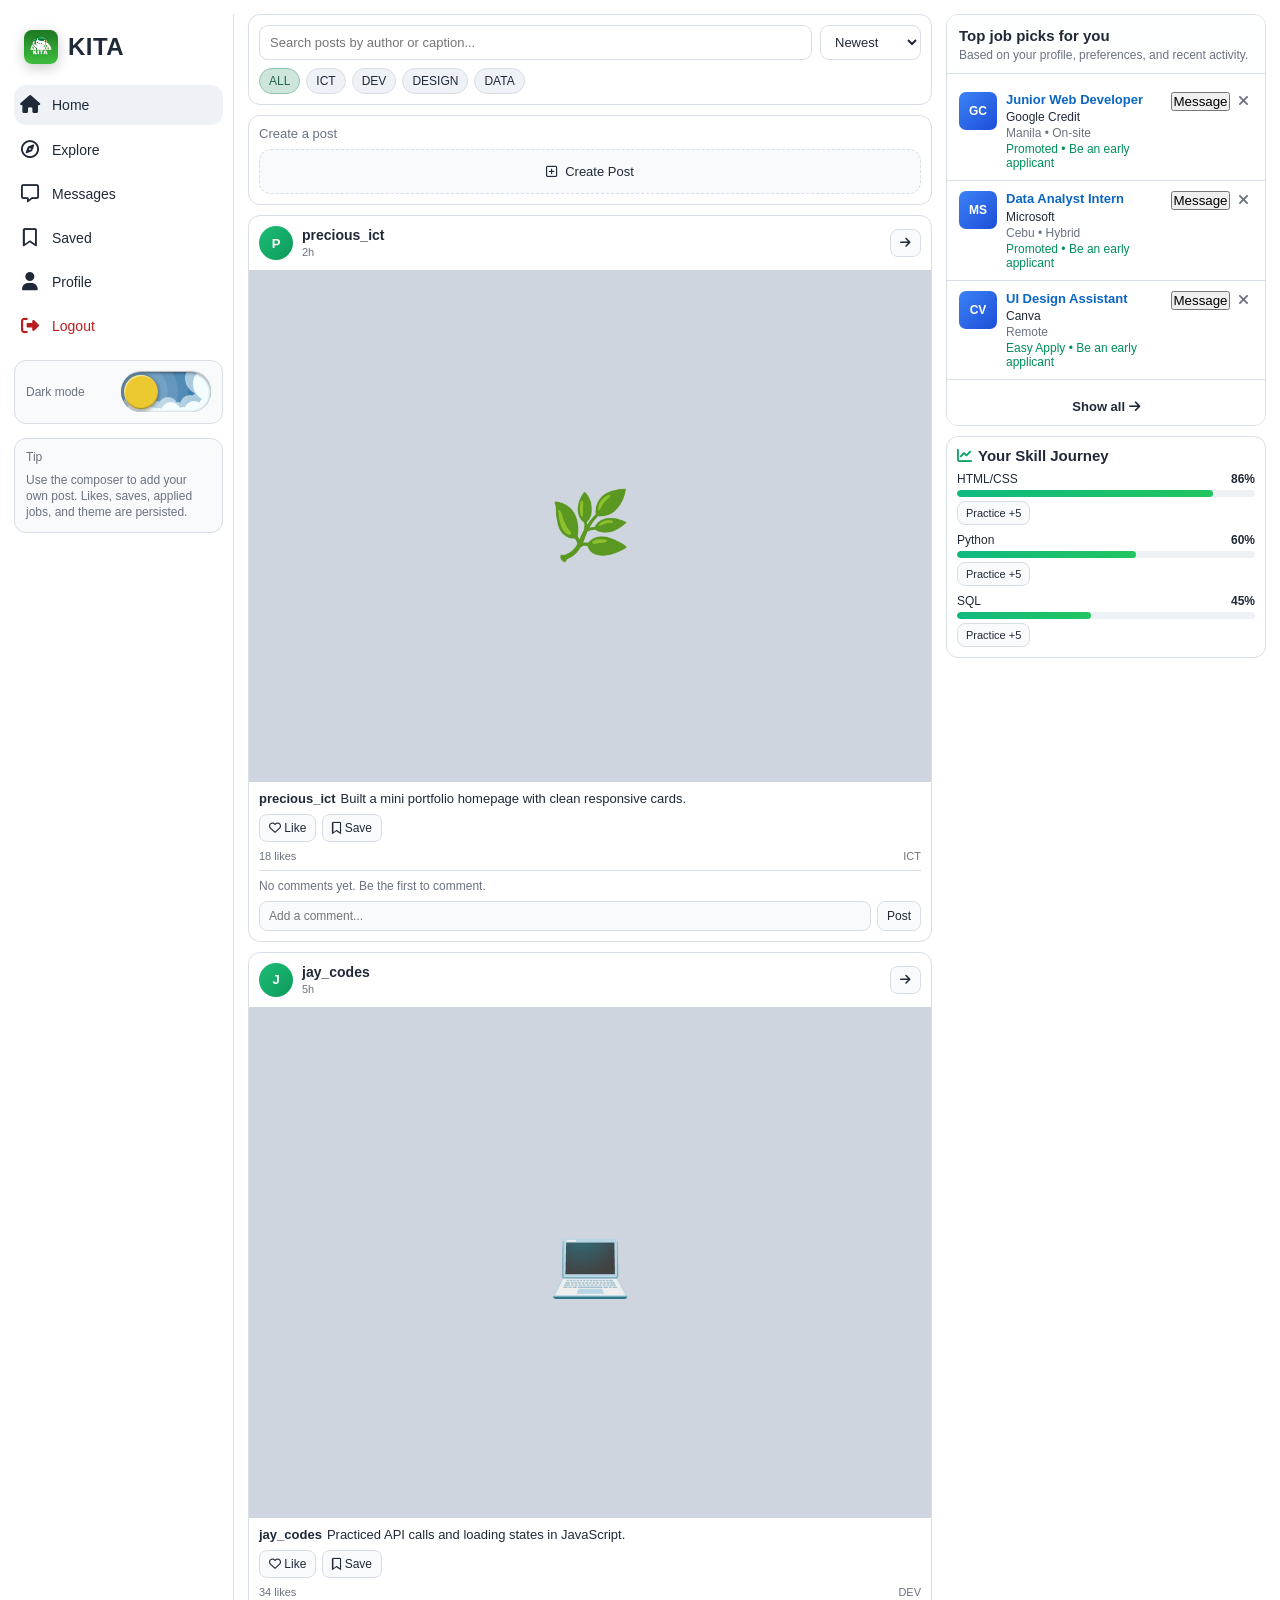
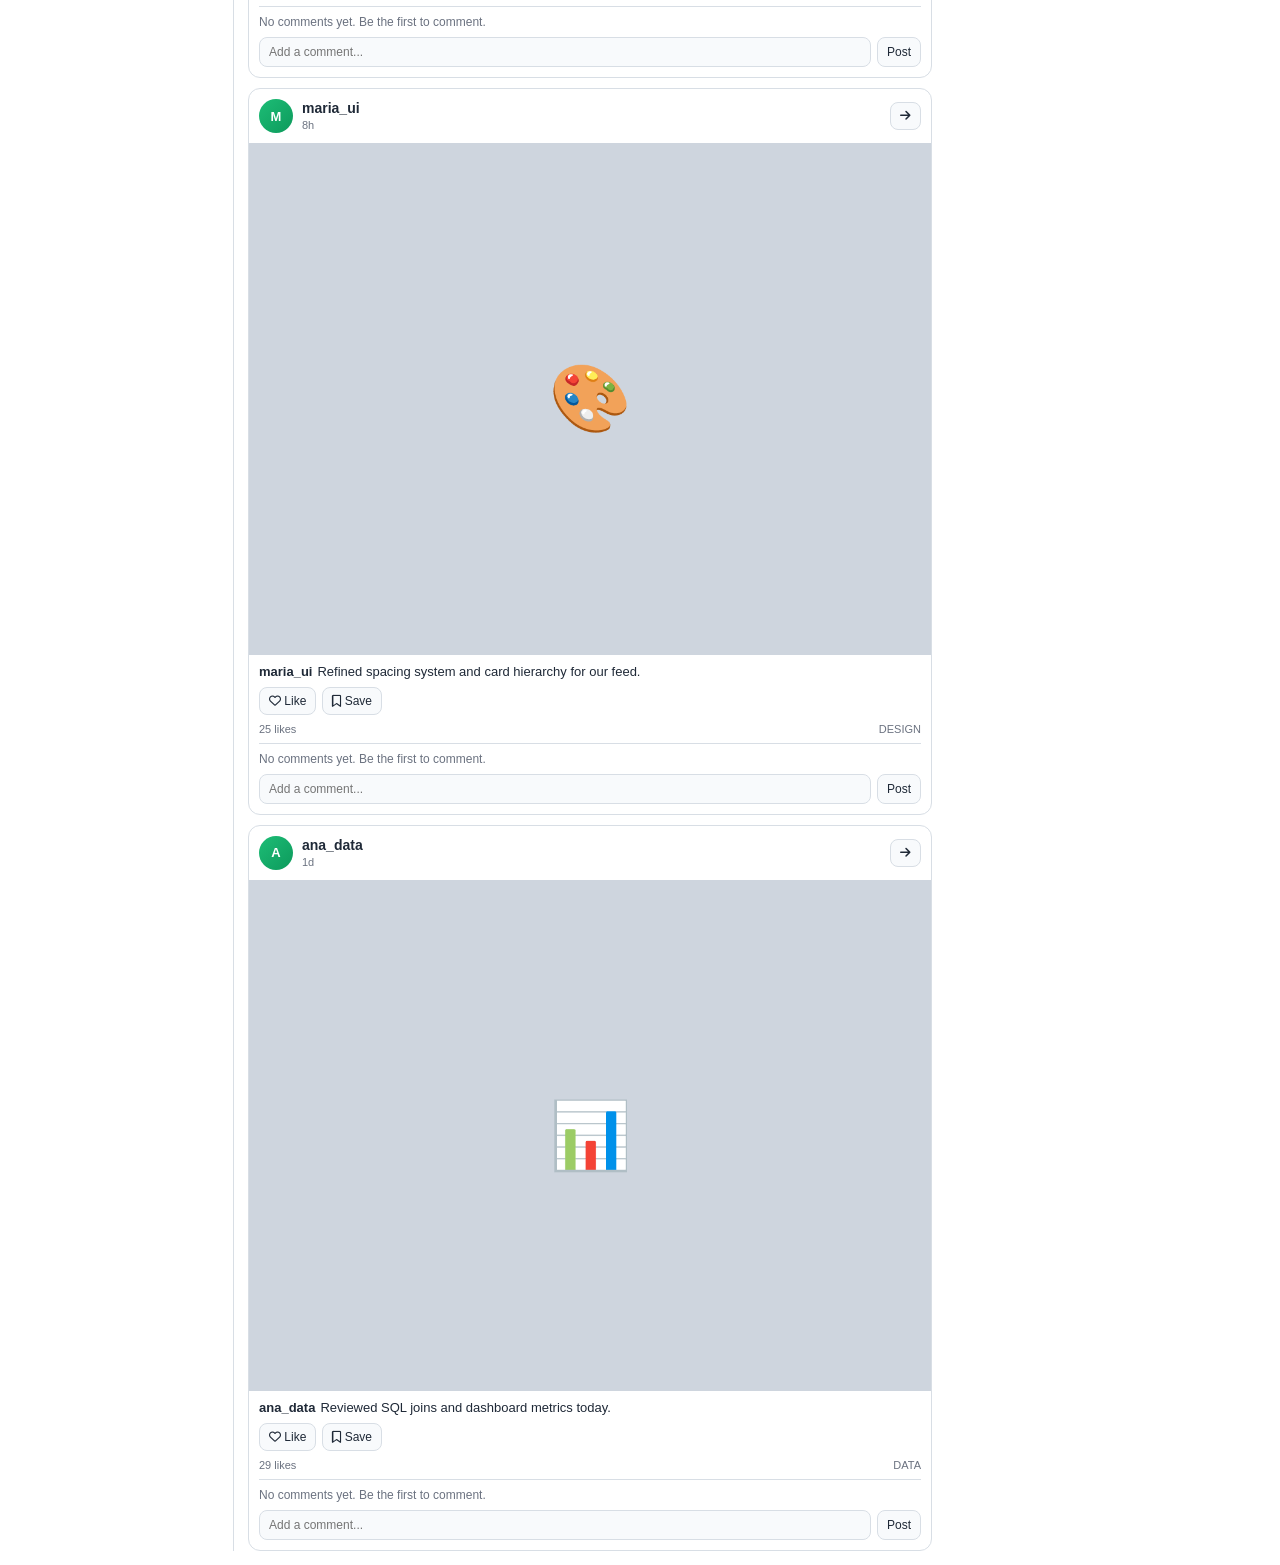
<file: KITA/index.html>
<!DOCTYPE html>
<html lang="en">
<head>
    <meta charset="UTF-8" />
    <meta name="viewport" content="width=device-width, initial-scale=1.0" />
    <title>KITAgram Feed</title>
    <link rel="stylesheet" href="https://cdnjs.cloudflare.com/ajax/libs/font-awesome/6.5.2/css/all.min.css" />
    <style>
        :root {
            --bg: #f4f6f8;
            --surface: #ffffff;
            --surface-2: #f8fafc;
            --text: #1f2937;
            --muted: #6b7280;
            --line: #d8dee5;
            --accent: #0ea765;
            --accent-2: #0b8752;
            --chip: #eef2f7;
            --shadow: 0 10px 28px rgba(15, 23, 42, 0.08);
        }

        body[data-theme="dark"] {
            --bg: #0f172a;
            --surface: #111827;
            --surface-2: #1f2937;
            --text: #e5e7eb;
            --muted: #9ca3af;
            --line: #334155;
            --accent: #22c55e;
            --accent-2: #16a34a;
            --chip: #273449;
            --shadow: 0 14px 30px rgba(2, 6, 23, 0.45);
        }

        body[data-theme="dark"] {
            background: var(--bg);
        }

        * { box-sizing: border-box; margin: 0; padding: 0; }

        body {
            font-family: "Segoe UI", Tahoma, Geneva, Verdana, sans-serif;
            background: var(--bg);
            color: var(--text);
            min-height: 100vh;
            padding: 0;
            position: relative;
            overflow-x: hidden;
            transition: background-color 0.42s ease, color 0.42s ease;
        }

        .money-rain {
            position: fixed;
            inset: -20vh 0 0;
            pointer-events: none;
            z-index: 0;
            overflow: hidden;
        }

        .money-note {
            position: absolute;
            top: -20vh;
            width: 42px;
            aspect-ratio: 1 / 1;
            background-image: url("a.jpg");
            background-size: cover;
            background-position: center;
            border-radius: 6px;
            opacity: 0.22;
            filter: saturate(1.1);
            animation-name: money-fall, money-sway;
            animation-timing-function: linear, ease-in-out;
            animation-iteration-count: infinite, infinite;
        }

        body[data-theme="dark"] .money-note {
            opacity: 0.12 !important;
            filter: brightness(0.8) saturate(0.9);
        }

        @keyframes money-fall {
            from { transform: translateY(0) rotate(0deg); }
            to { transform: translateY(140vh) rotate(360deg); }
        }

        @keyframes money-sway {
            0%, 100% { margin-left: 0; }
            50% { margin-left: 26px; }
        }

        .app {
            width: 100%;
            min-height: 100vh;
            max-width: none;
            margin: 0;
            border: 0;
            border-radius: 0;
            background: var(--surface);
            box-shadow: none;
            overflow: hidden;
            position: relative;
            z-index: 1;
            transition: background-color 0.42s ease, border-color 0.42s ease, box-shadow 0.42s ease;
        }

        body[data-theme="dark"] .app {
            background: var(--surface);
        }

        .content {
            display: grid;
            grid-template-columns: 220px minmax(0, 1fr) 320px;
            gap: 14px;
            padding: 14px;
            min-height: 100vh;
        }

        .content.messages-open {
            grid-template-columns: 220px minmax(0, 1fr);
        }

        .left-col {
            border-right: 1px solid var(--line);
            padding: 8px 10px 8px 0;
            display: grid;
            align-content: start;
            gap: 14px;
        }

        .brand {
            min-height: auto;
            display: flex;
            align-items: center;
            justify-content: flex-start;
            gap: 10px;
            padding: 8px 10px;
            font-size: 25px;
            color: var(--text);
        }

        .brand .brand-word {
            display: inline;
            font-size: 24px;
            font-weight: 800;
            letter-spacing: 0.02em;
        }

        .brand-logo {
            width: 34px;
            height: 34px;
            border-radius: 8px;
            object-fit: cover;
            box-shadow: 0 4px 14px rgba(0, 0, 0, 0.2);
        }

        .menu { list-style: none; display: grid; gap: 4px; }

        .menu button,
        .menu a {
            width: 100%;
            border: 0;
            background: transparent;
            border-radius: 12px;
            padding: 11px 6px;
            display: flex;
            gap: 12px;
            align-items: center;
            justify-content: flex-start;
            font-size: 14px;
            text-align: left;
            color: var(--text);
            cursor: pointer;
            transition: background 0.2s ease, transform 0.2s ease;
            text-decoration: none;
        }

        .menu button:hover,
        .menu button.active,
        .menu a:hover {
            background: var(--chip);
            transform: translateY(-1px);
        }

        .menu i {
            width: 20px;
            text-align: center;
            font-size: 18px;
        }

        .menu span {
            display: inline;
        }

        .menu .logout-link {
            color: #b91c1c;
        }

        body[data-theme="dark"] .menu .logout-link {
            color: #f87171;
        }

        .quick-card {
            border: 1px solid var(--line);
            background: var(--surface-2);
            border-radius: 12px;
            padding: 11px;
            display: grid;
            gap: 8px;
            transition: background-color 0.35s ease, border-color 0.35s ease;
        }

        .left-col .quick-card {
            display: grid;
        }

        .theme-card-row {
            display: flex;
            align-items: center;
            justify-content: space-between;
            gap: 10px;
        }

        .small-label { font-size: 12px; color: var(--muted); }

        .theme-switch {
            --toggle-size: 18px;
            --container-width: 5.625em;
            --container-height: 2.5em;
            --container-radius: 6.25em;
            --container-light-bg: #3D7EAE;
            --container-night-bg: #1D1F2C;
            --circle-container-diameter: 3.375em;
            --sun-moon-diameter: 2.125em;
            --sun-bg: #ECCA2F;
            --moon-bg: #C4C9D1;
            --spot-color: #959DB1;
            --circle-container-offset: calc((var(--circle-container-diameter) - var(--container-height)) / 2 * -1);
            --stars-color: #fff;
            --clouds-color: #F3FDFF;
            --back-clouds-color: #AACADF;
            --transition: .5s cubic-bezier(0, -0.02, 0.4, 1.25);
            --circle-transition: .3s cubic-bezier(0, -0.02, 0.35, 1.17);
            display: inline-block;
        }

        .theme-switch,
        .theme-switch *,
        .theme-switch *::before,
        .theme-switch *::after {
            box-sizing: border-box;
            margin: 0;
            padding: 0;
            font-size: var(--toggle-size);
        }

        .theme-switch__container {
            width: var(--container-width);
            height: var(--container-height);
            background-color: var(--container-light-bg);
            border-radius: var(--container-radius);
            overflow: hidden;
            cursor: pointer;
            box-shadow: 0em -0.062em 0.062em rgba(0, 0, 0, 0.25), 0em 0.062em 0.125em rgba(255, 255, 255, 0.94);
            transition: var(--transition);
            position: relative;
        }

        .theme-switch__container::before {
            content: "";
            position: absolute;
            z-index: 1;
            inset: 0;
            box-shadow: 0em 0.05em 0.187em rgba(0, 0, 0, 0.25) inset, 0em 0.05em 0.187em rgba(0, 0, 0, 0.25) inset;
            border-radius: var(--container-radius);
        }

        .theme-switch__checkbox {
            display: none;
        }

        .theme-switch__circle-container {
            width: var(--circle-container-diameter);
            height: var(--circle-container-diameter);
            background-color: rgba(255, 255, 255, 0.1);
            position: absolute;
            left: var(--circle-container-offset);
            top: var(--circle-container-offset);
            border-radius: var(--container-radius);
            box-shadow: inset 0 0 0 3.375em rgba(255, 255, 255, 0.1), inset 0 0 0 3.375em rgba(255, 255, 255, 0.1), 0 0 0 0.625em rgba(255, 255, 255, 0.1), 0 0 0 1.25em rgba(255, 255, 255, 0.1);
            display: flex;
            transition: var(--circle-transition);
            pointer-events: none;
        }

        .theme-switch__sun-moon-container {
            pointer-events: auto;
            position: relative;
            z-index: 2;
            width: var(--sun-moon-diameter);
            height: var(--sun-moon-diameter);
            margin: auto;
            border-radius: var(--container-radius);
            background-color: var(--sun-bg);
            box-shadow: 0.062em 0.062em 0.062em 0em rgba(254, 255, 239, 0.61) inset, 0em -0.062em 0.062em 0em #a1872a inset;
            filter: drop-shadow(0.062em 0.125em 0.125em rgba(0, 0, 0, 0.25)) drop-shadow(0em 0.062em 0.125em rgba(0, 0, 0, 0.25));
            overflow: hidden;
            transition: var(--transition);
        }

        .theme-switch__moon {
            transform: translateX(100%);
            width: 100%;
            height: 100%;
            background-color: var(--moon-bg);
            border-radius: inherit;
            box-shadow: 0.062em 0.062em 0.062em 0em rgba(254, 255, 239, 0.61) inset, 0em -0.062em 0.062em 0em #969696 inset;
            transition: var(--transition);
            position: relative;
        }

        .theme-switch__spot {
            position: absolute;
            top: 0.75em;
            left: 0.312em;
            width: 0.75em;
            height: 0.75em;
            border-radius: var(--container-radius);
            background-color: var(--spot-color);
            box-shadow: 0em 0.0312em 0.062em rgba(0, 0, 0, 0.25) inset;
        }

        .theme-switch__spot:nth-of-type(2) {
            width: 0.375em;
            height: 0.375em;
            top: 0.937em;
            left: 1.375em;
        }

        .theme-switch__spot:nth-last-of-type(3) {
            width: 0.25em;
            height: 0.25em;
            top: 0.312em;
            left: 0.812em;
        }

        .theme-switch__clouds {
            width: 1.25em;
            height: 1.25em;
            background-color: var(--clouds-color);
            border-radius: var(--container-radius);
            position: absolute;
            bottom: -0.625em;
            left: 0.312em;
            box-shadow: 0.937em 0.312em var(--clouds-color), -0.312em -0.312em var(--back-clouds-color), 1.437em 0.375em var(--clouds-color), 0.5em -0.125em var(--back-clouds-color), 2.187em 0 var(--clouds-color), 1.25em -0.062em var(--back-clouds-color), 2.937em 0.312em var(--clouds-color), 2em -0.312em var(--back-clouds-color), 3.625em -0.062em var(--clouds-color), 2.625em 0em var(--back-clouds-color), 4.5em -0.312em var(--clouds-color), 3.375em -0.437em var(--back-clouds-color), 4.625em -1.75em 0 0.437em var(--clouds-color), 4em -0.625em var(--back-clouds-color), 4.125em -2.125em 0 0.437em var(--back-clouds-color);
            transition: 0.5s cubic-bezier(0, -0.02, 0.4, 1.25);
        }

        .theme-switch__stars-container {
            position: absolute;
            color: var(--stars-color);
            top: -100%;
            left: 0.312em;
            width: 2.75em;
            height: auto;
            transition: var(--transition);
        }

        .theme-switch__checkbox:checked + .theme-switch__container {
            background-color: var(--container-night-bg);
        }

        .theme-switch__checkbox:checked + .theme-switch__container .theme-switch__circle-container {
            left: calc(100% - var(--circle-container-offset) - var(--circle-container-diameter));
        }

        .theme-switch__checkbox:checked + .theme-switch__container .theme-switch__circle-container:hover {
            left: calc(100% - var(--circle-container-offset) - var(--circle-container-diameter) - 0.187em);
        }

        .theme-switch__circle-container:hover {
            left: calc(var(--circle-container-offset) + 0.187em);
        }

        .theme-switch__checkbox:checked + .theme-switch__container .theme-switch__moon {
            transform: translate(0);
        }

        .theme-switch__checkbox:checked + .theme-switch__container .theme-switch__clouds {
            bottom: -4.062em;
        }

        .theme-switch__checkbox:checked + .theme-switch__container .theme-switch__stars-container {
            top: 50%;
            transform: translateY(-50%);
        }

        .center-col {
            min-width: 0;
            display: grid;
            align-content: start;
            gap: 10px;
        }

        .toolbar {
            border: 1px solid var(--line);
            border-radius: 12px;
            background: var(--surface);
            padding: 10px;
            display: grid;
            gap: 8px;
            transition: background-color 0.35s ease, border-color 0.35s ease;
        }

        .toolbar-top {
            display: grid;
            grid-template-columns: 1fr auto;
            gap: 8px;
        }

        input[type="text"], textarea, select {
            width: 100%;
            border: 1px solid var(--line);
            border-radius: 9px;
            background: var(--surface);
            color: var(--text);
            font-size: 13px;
            padding: 8px 10px;
            outline: none;
        }

        textarea { resize: vertical; min-height: 62px; }

        .chip-row {
            display: flex;
            flex-wrap: wrap;
            gap: 6px;
        }

        .chip {
            border: 1px solid var(--line);
            background: var(--chip);
            color: var(--text);
            border-radius: 999px;
            padding: 5px 9px;
            font-size: 12px;
            cursor: pointer;
        }

        .chip.active {
            background: color-mix(in oklab, var(--accent) 18%, var(--chip));
            border-color: color-mix(in oklab, var(--accent) 45%, var(--line));
            color: color-mix(in oklab, var(--text) 50%, var(--accent));
        }

        .composer {
            border: 1px solid var(--line);
            border-radius: 12px;
            background: var(--surface);
            padding: 10px;
            display: grid;
            gap: 8px;
            transition: background-color 0.35s ease, border-color 0.35s ease;
        }

        .composer-headline {
            font-size: 13px;
            color: var(--muted);
        }

        .create-trigger {
            width: 100%;
            border: 1px dashed var(--line);
            border-radius: 12px;
            background: var(--surface-2);
            color: var(--text);
            font-size: 13px;
            padding: 14px;
            display: inline-flex;
            align-items: center;
            justify-content: center;
            gap: 8px;
            cursor: pointer;
        }

        .create-trigger:hover {
            background: var(--chip);
        }

        .btn {
            border: 0;
            background: var(--accent);
            color: #fff;
            border-radius: 9px;
            padding: 8px 11px;
            font-size: 13px;
            cursor: pointer;
            transition: background 0.2s ease;
            white-space: nowrap;
        }

        .btn:hover { background: var(--accent-2); }

        .btn.posting {
            opacity: 0.8;
            pointer-events: none;
        }

        .feed {
            display: grid;
            gap: 10px;
        }

        .is-hidden {
            display: none !important;
        }

        .messages-view {
            border: 1px solid var(--line);
            border-radius: 12px;
            background: var(--surface);
            min-height: 72vh;
            display: grid;
            grid-template-columns: 320px minmax(0, 1fr) minmax(220px, 280px);
            overflow: hidden;
            transition: background-color 0.35s ease, border-color 0.35s ease;
        }

        .chat-list-panel {
            border-right: 1px solid var(--line);
            background: var(--surface-2);
            display: grid;
            grid-template-rows: auto auto 1fr;
        }

        .chat-list-head {
            padding: 12px;
            border-bottom: 1px solid var(--line);
            display: flex;
            align-items: center;
            justify-content: space-between;
            font-size: 13px;
        }

        .chat-search-wrap {
            padding: 10px;
            border-bottom: 1px solid var(--line);
        }

        .chat-list {
            overflow: auto;
            padding: 6px;
            display: grid;
            gap: 4px;
            align-content: start;
        }

        .chat-item {
            border: 1px solid transparent;
            background: transparent;
            border-radius: 10px;
            padding: 8px;
            text-align: left;
            display: grid;
            grid-template-columns: 42px 1fr;
            gap: 8px;
            cursor: pointer;
            color: var(--text);
        }

        .chat-item:hover {
            background: var(--chip);
        }

        .chat-item.active {
            background: color-mix(in oklab, var(--accent) 16%, var(--chip));
            border-color: color-mix(in oklab, var(--accent) 38%, var(--line));
        }

        .chat-item-top {
            display: flex;
            justify-content: space-between;
            align-items: center;
            gap: 8px;
        }

        .chat-item-name {
            font-size: 13px;
            font-weight: 700;
        }

        .chat-item-time {
            font-size: 11px;
            color: var(--muted);
        }

        .chat-item-preview {
            font-size: 12px;
            color: var(--muted);
            white-space: nowrap;
            overflow: hidden;
            text-overflow: ellipsis;
        }

        .dm-avatar {
            width: 40px;
            height: 40px;
            border-radius: 50%;
            background: linear-gradient(135deg, #22c55e, #0ea765);
            color: #fff;
            font-weight: 700;
            font-size: 14px;
            display: grid;
            place-items: center;
            border: 2px solid color-mix(in oklab, var(--surface) 80%, var(--line));
        }

        .dm-avatar.large {
            width: 74px;
            height: 74px;
            font-size: 24px;
            border-width: 3px;
        }

        .chat-item-main {
            min-width: 0;
            display: grid;
            gap: 2px;
            align-content: center;
        }

        .chat-thread-panel {
            display: grid;
            grid-template-rows: auto 1fr auto;
            min-width: 0;
            border-right: 0;
        }

        .chat-thread-head {
            border-bottom: 1px solid var(--line);
            padding: 10px 12px;
            display: flex;
            align-items: center;
            justify-content: space-between;
            gap: 8px;
        }

        .chat-thread-user {
            display: flex;
            align-items: center;
            gap: 10px;
        }

        .chat-thread-title {
            font-size: 14px;
            font-weight: 700;
        }

        .chat-thread-sub {
            font-size: 12px;
            color: var(--muted);
        }

        .chat-thread-body {
            padding: 12px;
            display: grid;
            gap: 8px;
            align-content: start;
            overflow: auto;
            background: linear-gradient(180deg, color-mix(in oklab, var(--surface) 92%, var(--surface-2)), var(--surface));
        }

        .chat-bubble {
            max-width: 78%;
            border-radius: 12px;
            padding: 8px 10px;
            font-size: 13px;
            line-height: 1.35;
            border: 1px solid var(--line);
        }

        .chat-bubble.them {
            background: var(--surface-2);
            color: var(--text);
            justify-self: start;
        }

        .chat-bubble.me {
            background: color-mix(in oklab, var(--accent) 16%, var(--surface));
            border-color: color-mix(in oklab, var(--accent) 34%, var(--line));
            color: var(--text);
            justify-self: end;
        }

        .chat-bubble-time {
            display: block;
            margin-top: 5px;
            font-size: 10px;
            color: var(--muted);
        }

        .chat-thread-actions {
            display: inline-flex;
            gap: 6px;
        }

        .chat-compose {
            border-top: 1px solid var(--line);
            padding: 10px;
            display: grid;
            grid-template-columns: 1fr auto;
            gap: 8px;
        }

        .chat-profile-panel {
            background: var(--surface-2);
            display: none;
            align-content: start;
            gap: 12px;
            padding: 12px;
            overflow: auto;
        }

        .chat-profile-top {
            display: grid;
            justify-items: center;
            gap: 4px;
            text-align: center;
            padding: 8px 4px 10px;
            border-bottom: 1px solid var(--line);
        }

        .chat-profile-top h4 {
            margin: 0;
            font-size: 14px;
        }

        .chat-profile-top p {
            margin: 0;
            color: var(--muted);
            font-size: 12px;
        }

        .chat-profile-status {
            font-size: 11px;
            color: var(--accent);
            font-weight: 600;
        }

        .chat-profile-section {
            display: grid;
            gap: 8px;
        }

        .chat-profile-section p {
            margin: 0;
            font-size: 12px;
            color: var(--muted);
            line-height: 1.4;
        }

        .chat-media-grid {
            display: grid;
            grid-template-columns: repeat(3, 1fr);
            gap: 6px;
        }

        .chat-media-grid div {
            aspect-ratio: 1 / 1;
            border-radius: 8px;
            background: linear-gradient(135deg, color-mix(in oklab, var(--accent) 38%, var(--surface-2)), var(--chip));
            border: 1px solid var(--line);
        }

        .post {
            border: 1px solid var(--line);
            border-radius: 12px;
            background: var(--surface);
            overflow: hidden;
            transition: background-color 0.35s ease, border-color 0.35s ease;
        }

        .post-head {
            display: flex;
            justify-content: space-between;
            align-items: center;
            padding: 10px;
        }

        .author { display: flex; align-items: center; gap: 9px; }

        .avatar {
            width: 34px;
            height: 34px;
            border-radius: 50%;
            background: linear-gradient(135deg, #1dbd76, #0d9a5c);
            color: #fff;
            font-weight: 700;
            display: grid;
            place-items: center;
            font-size: 13px;
        }

        .author h4 { font-size: 14px; line-height: 1; }
        .post-time { color: var(--muted); font-size: 11px; margin-top: 4px; }

        .post-image {
            background: #ced5de;
            aspect-ratio: 4 / 3;
            display: grid;
            place-items: center;
            font-size: 66px;
            user-select: none;
            overflow: hidden;
        }

        body[data-theme="dark"] .post-image { background: #334155; }

        .post-image img {
            width: 100%;
            height: 100%;
            object-fit: cover;
            display: block;
        }

        .post-body {
            padding: 9px 10px 10px;
            display: grid;
            gap: 8px;
        }

        .post-caption { font-size: 13px; color: var(--text); }
        .post-caption strong { margin-right: 5px; }

        .post-actions { display: flex; gap: 6px; flex-wrap: wrap; }

        .action-btn {
            border: 1px solid var(--line);
            background: var(--surface-2);
            color: var(--text);
            border-radius: 8px;
            padding: 6px 9px;
            font-size: 12px;
            cursor: pointer;
        }

        .action-btn.active.like { color: #ef4444; }

        .meta-row {
            display: flex;
            justify-content: space-between;
            gap: 8px;
            color: var(--muted);
            font-size: 11px;
        }

        .post-comments {
            border-top: 1px solid var(--line);
            padding-top: 8px;
            display: grid;
            gap: 8px;
        }

        .comment-list {
            display: grid;
            gap: 5px;
            font-size: 12px;
        }

        .comment-item {
            color: var(--text);
            line-height: 1.3;
            word-break: break-word;
        }

        .comment-item strong {
            margin-right: 4px;
        }

        .comment-empty {
            color: var(--muted);
            font-size: 12px;
        }

        .comment-form {
            display: grid;
            grid-template-columns: 1fr auto;
            gap: 6px;
        }

        .comment-form input {
            width: 100%;
            border: 1px solid var(--line);
            border-radius: 8px;
            background: var(--surface-2);
            color: var(--text);
            font-size: 12px;
            padding: 7px 9px;
            outline: none;
        }

        .empty {
            border: 1px dashed var(--line);
            border-radius: 10px;
            text-align: center;
            padding: 20px;
            color: var(--muted);
            background: var(--surface-2);
            font-size: 13px;
        }

        .right-col {
            display: grid;
            gap: 10px;
            align-content: start;
        }

        .side-card {
            border: 1px solid var(--line);
            border-radius: 12px;
            background: var(--surface);
            padding: 10px;
            display: grid;
            gap: 8px;
            transition: background-color 0.35s ease, border-color 0.35s ease;
        }

        .side-title {
            display: flex;
            align-items: center;
            gap: 6px;
            font-size: 15px;
            font-weight: 700;
        }

        .side-title i { color: var(--accent); }

        .jobs-card {
            padding: 0;
            overflow: hidden;
        }

        .jobs-head {
            padding: 12px 12px 10px;
            border-bottom: 1px solid var(--line);
            background: color-mix(in oklab, var(--surface) 92%, var(--surface-2));
        }

        .jobs-head h4 {
            font-size: 15px;
            margin-bottom: 3px;
        }

        .jobs-head p {
            font-size: 12px;
            color: var(--muted);
            line-height: 1.35;
        }

        .job-list-item {
            display: grid;
            grid-template-columns: 38px 1fr auto;
            gap: 9px;
            padding: 10px 12px;
            border-bottom: 1px solid var(--line);
            align-items: start;
        }

        .job-logo {
            width: 38px;
            height: 38px;
            border-radius: 7px;
            background: linear-gradient(135deg, #3b82f6, #1d4ed8);
            color: #fff;
            display: grid;
            place-items: center;
            font-size: 12px;
            font-weight: 700;
        }

        .job-main h5 {
            font-size: 13px;
            line-height: 1.25;
            color: #0a66c2;
            margin-bottom: 2px;
        }

        .job-main .meta {
            color: var(--text);
            font-size: 12px;
            margin-bottom: 2px;
        }

        .job-main .sub {
            color: var(--muted);
            font-size: 12px;
            margin-bottom: 2px;
        }

        .job-main .foot {
            color: #008e5b;
            font-size: 12px;
        }

        .job-dismiss {
            border: 0;
            background: transparent;
            color: var(--muted);
            cursor: pointer;
            font-size: 14px;
            padding: 2px 4px;
            line-height: 1;
        }

        .job-dismiss:hover {
            color: var(--text);
        }

        .show-all-jobs {
            width: 100%;
            border: 0;
            background: var(--surface);
            color: var(--text);
            font-size: 13px;
            font-weight: 600;
            cursor: pointer;
            padding: 11px 10px;
        }

        .show-all-jobs:hover {
            background: var(--surface-2);
        }

        .create-modal {
            position: fixed;
            inset: 0;
            z-index: 8;
            display: none;
            place-items: center;
            padding: 16px;
            background: rgba(15, 23, 42, 0.55);
            backdrop-filter: blur(2px);
        }

        .create-modal.open {
            display: grid;
        }

        .create-panel {
            width: min(92vw, 660px);
            background: var(--surface);
            border: 1px solid var(--line);
            border-radius: 14px;
            overflow: hidden;
            box-shadow: var(--shadow);
        }

        .create-panel-head {
            display: flex;
            align-items: center;
            justify-content: space-between;
            padding: 10px 12px;
            border-bottom: 1px solid var(--line);
            font-size: 13px;
            font-weight: 700;
        }

        .create-close {
            border: 0;
            background: transparent;
            color: var(--muted);
            cursor: pointer;
            font-size: 16px;
        }

        .create-step {
            display: none;
            padding: 12px;
            gap: 10px;
        }

        .create-step.active {
            display: grid;
        }

        .upload-drop {
            border: 2px dashed var(--line);
            border-radius: 12px;
            min-height: 220px;
            display: grid;
            place-items: center;
            text-align: center;
            color: var(--muted);
            padding: 14px;
            background: var(--surface-2);
        }

        .upload-drop strong {
            color: var(--text);
            display: block;
            margin-bottom: 4px;
        }

        .hidden-input {
            display: none;
        }

        .preview-image {
            width: 100%;
            max-height: 320px;
            object-fit: cover;
            border-radius: 12px;
            border: 1px solid var(--line);
            background: var(--surface-2);
        }

        .create-grid {
            display: grid;
            grid-template-columns: 1fr 1fr;
            gap: 8px;
        }

        .create-actions {
            display: flex;
            justify-content: space-between;
            gap: 8px;
        }

        .btn.secondary {
            background: var(--surface-2);
            color: var(--text);
            border: 1px solid var(--line);
        }

        .apply-btn {
            justify-self: start;
            border: 0;
            background: var(--accent);
            color: #fff;
            border-radius: 8px;
            padding: 6px 9px;
            font-size: 12px;
            cursor: pointer;
        }

        .apply-btn.applied {
            background: #64748b;
            cursor: default;
        }

        .skill-item { display: grid; gap: 4px; }

        .skill-row {
            display: flex;
            justify-content: space-between;
            font-size: 12px;
        }

        .bar {
            height: 7px;
            border-radius: 999px;
            background: var(--chip);
            overflow: hidden;
        }

        .fill {
            height: 100%;
            width: 0;
            background: linear-gradient(90deg, #10b981, #22c55e);
            border-radius: inherit;
            transition: width 0.7s ease;
        }

        .skill-cta {
            border: 1px solid var(--line);
            border-radius: 8px;
            padding: 5px 8px;
            font-size: 11px;
            background: var(--surface-2);
            color: var(--text);
            cursor: pointer;
            justify-self: start;
        }

        .toast {
            position: fixed;
            right: 16px;
            bottom: 16px;
            background: #111827;
            color: #fff;
            padding: 9px 12px;
            border-radius: 8px;
            font-size: 12px;
            opacity: 0;
            transform: translateY(8px);
            pointer-events: none;
            transition: all 0.2s ease;
        }

        .toast.show { opacity: 1; transform: translateY(0); }

        .floating-theme-toggle {
            position: fixed;
            top: 14px;
            left: 14px;
            z-index: 5;
            line-height: 0;
            display: none;
        }

        .quick-card .theme-switch {
            --toggle-size: 16px;
        }

        .login-entry {
            position: fixed;
            inset: 0;
            z-index: 6;
            display: grid;
            place-items: center;
            pointer-events: none;
            opacity: 0;
            visibility: hidden;
            background: #2d9c23;
            transform: translateY(0);
        }

        .login-entry.active {
            visibility: visible;
            opacity: 1;
            animation: login-entry-reveal 1.85s cubic-bezier(0.23, 0.8, 0.25, 1) forwards;
        }

        .login-entry-badge {
            display: grid;
            justify-items: center;
            gap: 10px;
            color: #ffffff;
        }

        .login-entry-logo {
            width: clamp(140px, 22vw, 220px);
            aspect-ratio: 1 / 1;
            object-fit: contain;
            filter: drop-shadow(0 10px 18px rgba(0, 0, 0, 0.2));
            transform-origin: 50% 58%;
        }

        .login-entry.active .login-entry-logo {
            animation:
                login-logo-pop 1.45s cubic-bezier(0.16, 0.84, 0.22, 1) forwards,
                login-logo-glow 1.55s ease-in-out 0.15s forwards;
        }

        .login-entry-text {
            font-size: 20px;
            font-weight: 800;
            letter-spacing: 0.05em;
            line-height: 1;
            text-transform: uppercase;
            text-shadow: 0 4px 18px rgba(0, 0, 0, 0.22);
        }

        @keyframes login-entry-reveal {
            0% { transform: translateY(0); }
            62% { transform: translateY(0); }
            100% { transform: translateY(-100%); }
        }

        @keyframes login-logo-pop {
            0% { transform: translateY(14px) scale(0.82) rotate(-2deg); }
            38% { transform: translateY(-6px) scale(1.06) rotate(1deg); }
            62% { transform: translateY(2px) scale(0.98) rotate(-0.4deg); }
            82% { transform: translateY(-2px) scale(1.01) rotate(0.2deg); }
            100% { transform: translateY(0) scale(1) rotate(0deg); }
        }

        @keyframes login-logo-glow {
            0% {
                filter: drop-shadow(0 8px 14px rgba(0, 0, 0, 0.18)) drop-shadow(0 0 0 rgba(16, 185, 129, 0));
            }
            55% {
                filter: drop-shadow(0 14px 24px rgba(0, 0, 0, 0.24)) drop-shadow(0 0 18px rgba(110, 231, 183, 0.45));
            }
            100% {
                filter: drop-shadow(0 11px 19px rgba(0, 0, 0, 0.2)) drop-shadow(0 0 8px rgba(110, 231, 183, 0.25));
            }
        }

        .mode-transition {
            position: fixed;
            inset: 0;
            pointer-events: none;
            z-index: 4;
            opacity: 0;
            overflow: hidden;
            --mode-duration: 1.15s;
            --mode-ease: cubic-bezier(0.2, 0.76, 0.22, 1);
            transition: opacity 0.22s ease;
            will-change: opacity;
        }

        .mode-transition.active {
            opacity: 1;
        }

        .mode-transition::before,
        .mode-transition::after {
            content: "";
            position: absolute;
            top: 0;
            pointer-events: none;
            will-change: transform, border-radius;
        }

        .mode-transition::before {
            width: 130%;
            height: 100%;
            left: -120%;
            transform: translateX(0);
        }

        .mode-transition::after {
            width: 36vw;
            min-width: 220px;
            max-width: 420px;
            height: 140vh;
            top: -20vh;
            left: -42vw;
            border-radius: 40% 60% 52% 48% / 52% 46% 54% 48%;
            filter: blur(1.6px);
            opacity: 0.82;
            transform: translateX(0) rotate(0deg);
        }

        .mode-transition.active.to-dark::before {
            background: linear-gradient(90deg, #0b1220 0%, #0f172a 40%, #1e293b 100%);
            animation: slide-night var(--mode-duration) var(--mode-ease) forwards;
        }

        .mode-transition.active.to-dark::after {
            background: radial-gradient(circle at 35% 45%, #4ade80, #0ea765 60%, #065f46 100%);
            animation: splash-night var(--mode-duration) var(--mode-ease) forwards;
        }

        .mode-transition.active.to-light::before {
            background: linear-gradient(90deg, #ffffff 0%, #ecfff4 42%, #34d399 100%);
            animation: slide-day var(--mode-duration) var(--mode-ease) forwards;
        }

        .mode-transition.active.to-light::after {
            background: radial-gradient(circle at 35% 45%, #ffffff, #d1fae5 58%, #34d399 100%);
            animation: splash-day var(--mode-duration) var(--mode-ease) forwards;
        }

        @keyframes slide-night {
            0% { transform: translateX(0); }
            100% { transform: translateX(188%); }
        }

        @keyframes slide-day {
            0% { transform: translateX(0); }
            100% { transform: translateX(188%); }
        }

        @keyframes splash-night {
            0% {
                transform: translateX(0) rotate(0deg);
                border-radius: 40% 60% 52% 48% / 52% 46% 54% 48%;
            }
            45% {
                border-radius: 50% 50% 56% 44% / 46% 56% 44% 54%;
            }
            100% {
                transform: translateX(198vw) rotate(14deg);
                border-radius: 56% 44% 48% 52% / 53% 42% 58% 47%;
            }
        }

        @keyframes splash-day {
            0% {
                transform: translateX(0) rotate(0deg);
                border-radius: 40% 60% 52% 48% / 52% 46% 54% 48%;
            }
            45% {
                border-radius: 49% 51% 45% 55% / 54% 44% 56% 46%;
            }
            100% {
                transform: translateX(198vw) rotate(12deg);
                border-radius: 60% 40% 52% 48% / 48% 58% 42% 52%;
            }
        }

        @media (max-width: 1080px) {
            .content { grid-template-columns: 84px minmax(0, 1fr); }
            .content.messages-open { grid-template-columns: 84px minmax(0, 1fr); }
            .right-col { display: none; }
            .brand .brand-word,
            .menu span,
            .left-col .quick-card { display: none; }
            .menu button,
            .menu a {
                justify-content: center;
                gap: 0;
                padding: 11px 6px;
            }
        }

        @media (max-width: 820px) {
            .content { grid-template-columns: 1fr; }
            .left-col { display: none; }
            .create-grid { grid-template-columns: 1fr; }
            .messages-view { grid-template-columns: 1fr; min-height: 520px; }
            .chat-list-panel { border-right: 0; border-bottom: 1px solid var(--line); }
            .chat-thread-panel { border-right: 0; }
            .chat-profile-panel { display: none; }
        }
    </style>
</head>
<body data-theme="light">
    <div class="login-entry" id="loginEntry" aria-hidden="true">
        <div class="login-entry-badge">
            <img class="login-entry-logo" src="uploads/kita_logo.png" alt="KITA logo" />
            <div class="login-entry-text">Welcome to KITA</div>
        </div>
    </div>
    <div class="mode-transition" id="modeTransition" aria-hidden="true"></div>
    <div class="money-rain" id="moneyRain" aria-hidden="true"></div>
    <div class="app">
        <div class="content">
            <aside class="left-col">
                <h1 class="brand">
                    <img class="brand-logo" src="uploads/kita_logo.png" alt="KITA logo" />
                    <span class="brand-word">KITA</span>
                </h1>
                <ul class="menu" id="menuList">
                    <li><button class="active" data-mode="home" title="Home"><i class="fa-solid fa-house"></i><span>Home</span></button></li>
                    <li><button data-mode="explore" title="Explore"><i class="fa-regular fa-compass"></i><span>Explore</span></button></li>
                    <li><button data-mode="messages" title="Messages"><i class="fa-regular fa-message"></i><span>Messages</span></button></li>
                    <li><button data-mode="saved" title="Saved"><i class="fa-regular fa-bookmark"></i><span>Saved</span></button></li>
                    <li><button data-mode="profile" title="Profile"><i class="fa-solid fa-user"></i><span>Profile</span></button></li>
                    <li><a class="logout-link" href="logout.php" title="Logout"><i class="fa-solid fa-right-from-bracket"></i><span>Logout</span></a></li>
                </ul>
                <div class="quick-card">
                    <div class="theme-card-row">
                        <div class="small-label">Dark mode</div>
                        <label class="theme-switch" aria-label="Toggle dark mode">
                            <input type="checkbox" class="theme-switch__checkbox" id="themeBtn">
                            <div class="theme-switch__container">
                                <div class="theme-switch__clouds"></div>
                                <div class="theme-switch__stars-container">
                                    <svg xmlns="http://www.w3.org/2000/svg" viewBox="0 0 144 55" fill="none">
                                        <path fill-rule="evenodd" clip-rule="evenodd" d="M135.831 3.00688C135.055 3.85027 134.111 4.29946 133 4.35447C134.111 4.40947 135.055 4.85867 135.831 5.71123C136.607 6.55462 136.996 7.56303 136.996 8.72727C136.996 7.95722 137.172 7.25134 137.525 6.59129C137.886 5.93124 138.372 5.39954 138.98 5.00535C139.598 4.60199 140.268 4.39114 141 4.35447C139.88 4.2903 138.936 3.85027 138.16 3.00688C137.384 2.16348 136.996 1.16425 136.996 0C136.996 1.16425 136.607 2.16348 135.831 3.00688ZM31 23.3545C32.1114 23.2995 33.0551 22.8503 33.8313 22.0069C34.6075 21.1635 34.9956 20.1642 34.9956 19C34.9956 20.1642 35.3837 21.1635 36.1599 22.0069C36.9361 22.8503 37.8798 23.2903 39 23.3545C38.2679 23.3911 37.5976 23.602 36.9802 24.0053C36.3716 24.3995 35.8864 24.9312 35.5248 25.5913C35.172 26.2513 34.9956 26.9572 34.9956 27.7273C34.9956 26.563 34.6075 25.5546 33.8313 24.7112C33.0551 23.8587 32.1114 23.4095 31 23.3545ZM0 36.3545C1.11136 36.2995 2.05513 35.8503 2.83131 35.0069C3.6075 34.1635 3.99559 33.1642 3.99559 32C3.99559 33.1642 4.38368 34.1635 5.15987 35.0069C5.93605 35.8503 6.87982 36.2903 8 36.3545C7.26792 36.3911 6.59757 36.602 5.98015 37.0053C5.37155 37.3995 4.88644 37.9312 4.52481 38.5913C4.172 39.2513 3.99559 39.9572 3.99559 40.7273C3.99559 39.563 3.6075 38.5546 2.83131 37.7112C2.05513 36.8587 1.11136 36.4095 0 36.3545ZM56.8313 24.0069C56.0551 24.8503 55.1114 25.2995 54 25.3545C55.1114 25.4095 56.0551 25.8587 56.8313 26.7112C57.6075 27.5546 57.9956 28.563 57.9956 29.7273C57.9956 28.9572 58.172 28.2513 58.5248 27.5913C58.8864 26.9312 59.3716 26.3995 59.9802 26.0053C60.5976 25.602 61.2679 25.3911 62 25.3545C60.8798 25.2903 59.9361 24.8503 59.1599 24.0069C58.3837 23.1635 57.9956 22.1642 57.9956 21C57.9956 22.1642 57.6075 23.1635 56.8313 24.0069ZM81 25.3545C82.1114 25.2995 83.0551 24.8503 83.8313 24.0069C84.6075 23.1635 84.9956 22.1642 84.9956 21C84.9956 22.1642 85.3837 23.1635 86.1599 24.0069C86.9361 24.8503 87.8798 25.2903 89 25.3545C88.2679 25.3911 87.5976 25.602 86.9802 26.0053C86.3716 26.3995 85.8864 26.9312 85.5248 27.5913C85.172 28.2513 84.9956 28.9572 84.9956 29.7273C84.9956 28.563 84.6075 27.5546 83.8313 26.7112C83.0551 25.8587 82.1114 25.4095 81 25.3545ZM136 36.3545C137.111 36.2995 138.055 35.8503 138.831 35.0069C139.607 34.1635 139.996 33.1642 139.996 32C139.996 33.1642 140.384 34.1635 141.16 35.0069C141.936 35.8503 142.88 36.2903 144 36.3545C143.268 36.3911 142.598 36.602 141.98 37.0053C141.372 37.3995 140.886 37.9312 140.525 38.5913C140.172 39.2513 139.996 39.9572 139.996 40.7273C139.996 39.563 139.607 38.5546 138.831 37.7112C138.055 36.8587 137.111 36.4095 136 36.3545ZM101.831 49.0069C101.055 49.8503 100.111 50.2995 99 50.3545C100.111 50.4095 101.055 50.8587 101.831 51.7112C102.607 52.5546 102.996 53.563 102.996 54.7273C102.996 53.9572 103.172 53.2513 103.525 52.5913C103.886 51.9312 104.372 51.3995 104.98 51.0053C105.598 50.602 106.268 50.3911 107 50.3545C105.88 50.2903 104.936 49.8503 104.16 49.0069C103.384 48.1635 102.996 47.1642 102.996 46C102.996 47.1642 102.607 48.1635 101.831 49.0069Z" fill="currentColor"></path>
                                    </svg>
                                </div>
                                <div class="theme-switch__circle-container">
                                    <div class="theme-switch__sun-moon-container">
                                        <div class="theme-switch__moon">
                                            <div class="theme-switch__spot"></div>
                                            <div class="theme-switch__spot"></div>
                                            <div class="theme-switch__spot"></div>
                                        </div>
                                    </div>
                                </div>
                            </div>
                        </label>
                    </div>
                </div>
                <div class="quick-card">
                    <div class="small-label">Tip</div>
                    <div style="font-size:12px;color:var(--muted);line-height:1.35;">Use the composer to add your own post. Likes, saves, applied jobs, and theme are persisted.</div>
                </div>
            </aside>

            <main class="center-col">
                <section class="toolbar">
                    <div class="toolbar-top">
                        <input id="postSearch" type="text" placeholder="Search posts by author or caption..." />
                        <select id="sortPosts" aria-label="Sort posts">
                            <option value="new">Newest</option>
                            <option value="likes">Most liked</option>
                        </select>
                    </div>
                    <div class="chip-row" id="categoryChips"></div>
                </section>

                <section class="composer">
                    <div class="composer-headline">Create a post</div>
                    <button class="create-trigger" id="openCreatePostBtn">
                        <i class="fa-regular fa-square-plus"></i>
                        Create Post
                    </button>
                </section>

                <section class="feed" id="feed"></section>

                <section class="messages-view is-hidden" id="messagesView">
                    <aside class="chat-list-panel">
                        <div class="chat-list-head">
                            <strong>kita_messages</strong>
                            <span><i class="fa-regular fa-pen-to-square"></i></span>
                        </div>
                        <div class="chat-search-wrap">
                            <input id="chatSearchInput" type="text" placeholder="Search chats..." />
                        </div>
                        <div class="chat-list" id="chatList"></div>
                    </aside>
                    <section class="chat-thread-panel">
                        <div class="chat-thread-head">
                            <div class="chat-thread-user">
                                <div class="dm-avatar" id="chatThreadAvatar">M</div>
                                <div>
                                    <div class="chat-thread-title" id="chatThreadTitle">Messages</div>
                                    <div class="chat-thread-sub" id="chatThreadSub">Select a conversation</div>
                                </div>
                            </div>
                            <div class="chat-thread-actions">
                                <button class="action-btn" id="startAudioCallBtn" type="button" title="Start audio call"><i class="fa-solid fa-phone"></i></button>
                                <button class="action-btn" id="startVideoCallBtn" type="button" title="Start video call"><i class="fa-solid fa-video"></i></button>
                            </div>
                        </div>
                        <div class="chat-thread-body" id="chatThreadBody"></div>
                        <div class="chat-compose">
                            <input id="chatMessageInput" type="text" placeholder="Write a message..." />
                            <button class="btn" id="sendChatBtn" type="button"><i class="fa-regular fa-paper-plane"></i> Send</button>
                        </div>
                    </section>
                    <aside class="chat-profile-panel">
                        <div class="chat-profile-top">
                            <div class="dm-avatar large" id="chatProfileAvatar">M</div>
                            <h4 id="chatProfileName">Select a chat</h4>
                            <p id="chatProfileHandle">@kita_user</p>
                            <div class="chat-profile-status" id="chatProfileStatus">No conversation selected</div>
                        </div>
                        <div class="chat-profile-section">
                            <div class="small-label">Bio</div>
                            <p id="chatProfileBio">Open a conversation to view profile details.</p>
                        </div>
                        <div class="chat-profile-section">
                            <div class="small-label">Shared Tags</div>
                            <div class="chip-row" id="chatProfileTags"></div>
                        </div>
                        <div class="chat-profile-section">
                            <div class="small-label">Shared Media</div>
                            <div class="chat-media-grid" id="chatMediaGrid"></div>
                        </div>
                    </aside>
                </section>
            </main>

            <aside class="right-col" id="rightCol">
                <section class="side-card jobs-card">
                    <div class="jobs-head">
                        <h4>Top job picks for you</h4>
                        <p>Based on your profile, preferences, and recent activity.</p>
                    </div>
                    <div id="jobsWrap"></div>
                    <button class="show-all-jobs" id="showAllJobsBtn">Show all <i class="fa-solid fa-arrow-right"></i></button>
                </section>

                <section class="side-card" id="skillsCard">
                    <h3 class="side-title"><i class="fa-solid fa-chart-line"></i> Your Skill Journey</h3>
                </section>
            </aside>
        </div>
    </div>

    <div class="toast" id="toast"></div>
    <div class="create-modal" id="createModal" aria-hidden="true">
        <div class="create-panel">
            <div class="create-panel-head">
                <span>Create new post</span>
                <button class="create-close" id="closeCreatePostBtn" aria-label="Close"><i class="fa-solid fa-xmark"></i></button>
            </div>

            <div class="create-step active" id="createStepUpload">
                <label class="upload-drop" for="createPhotoInput">
                    <div>
                        <strong>Upload photo first</strong>
                        <div>Select an image to continue</div>
                    </div>
                </label>
                <input class="hidden-input" id="createPhotoInput" type="file" accept="image/*" />
                <div class="create-actions">
                    <span class="small-label">Step 1 of 2</span>
                    <button class="btn" id="goCaptionStepBtn"><i class="fa-solid fa-arrow-right"></i> Next</button>
                </div>
            </div>

            <div class="create-step" id="createStepCaption">
                <img class="preview-image" id="createPreviewImage" alt="Post preview" />
                <div class="create-grid">
                    <input id="createAuthorInput" type="text" maxlength="18" placeholder="Username (optional)" />
                    <select id="createCategoryInput">
                        <option value="ict">ICT</option>
                        <option value="dev">DEV</option>
                        <option value="design">DESIGN</option>
                        <option value="data">DATA</option>
                    </select>
                </div>
                <textarea id="createCaptionInput" maxlength="220" placeholder="Write a caption..."></textarea>
                <div class="create-actions">
                    <button class="btn secondary" id="backToUploadBtn"><i class="fa-solid fa-arrow-left"></i> Back</button>
                    <button class="btn" id="publishPostBtn"><i class="fa-solid fa-paper-plane"></i> Publish</button>
                </div>
            </div>
        </div>
    </div>

    <script>
        const STORAGE_KEYS = {
            likes: "kita_likes",
            saves: "kita_saves",
            comments: "kita_comments",
            jobs: "kita_jobs_applied",
            dismissedJobs: "kita_jobs_dismissed",
            customPosts: "kita_custom_posts",
            theme: "kita_theme",
            skills: "kita_skills",
            messages: "kita_messages"
        };

        const initialPosts = [
            { id: 1, author: "precious_ict", avatar: "P", time: "2h", image: "🌿", caption: "Built a mini portfolio homepage with clean responsive cards.", category: "ict", likes: 18 },
            { id: 2, author: "jay_codes", avatar: "J", time: "5h", image: "💻", caption: "Practiced API calls and loading states in JavaScript.", category: "dev", likes: 34 },
            { id: 3, author: "maria_ui", avatar: "M", time: "8h", image: "🎨", caption: "Refined spacing system and card hierarchy for our feed.", category: "design", likes: 25 },
            { id: 4, author: "ana_data", avatar: "A", time: "1d", image: "📊", caption: "Reviewed SQL joins and dashboard metrics today.", category: "data", likes: 29 }
        ];

        const jobs = [
            { id: 101, logo: "GC", title: "Junior Web Developer", company: "Google Credit", sub: "Manila • On-site", foot: "Promoted • Be an early applicant" },
            { id: 102, logo: "MS", title: "Data Analyst Intern", company: "Microsoft", sub: "Cebu • Hybrid", foot: "Promoted • Be an early applicant" },
            { id: 103, logo: "CV", title: "UI Design Assistant", company: "Canva", sub: "Remote", foot: "Easy Apply • Be an early applicant" }
        ];

        const defaultSkills = [
            { key: "htmlcss", name: "HTML/CSS", value: 86 },
            { key: "python", name: "Python", value: 60 },
            { key: "sql", name: "SQL", value: 45 }
        ];

        const defaultConversations = [
            {
                id: 1,
                name: "Precious ICT",
                handle: "@precious_ict",
                status: "Active now",
                bio: "Front-end learner focused on responsive UI and clean layouts.",
                tags: ["UI", "HTML", "CSS"],
                media: [1, 2, 3, 4, 5, 6],
                messages: [
                    { from: "them", text: "Hi! Did you finish the portfolio section?", time: "09:12" },
                    { from: "me", text: "Yes, I just pushed the responsive cards update.", time: "09:15" }
                ]
            },
            {
                id: 2,
                name: "Maria UI",
                handle: "@maria_ui",
                status: "Last seen 10m ago",
                bio: "Design enthusiast. I love spacing systems and component polish.",
                tags: ["Design", "Figma", "UX"],
                media: [1, 2, 3, 4],
                messages: [
                    { from: "them", text: "Can you review the spacing in the feed cards?", time: "08:41" },
                    { from: "me", text: "Sure, I will check and send notes.", time: "08:44" }
                ]
            },
            {
                id: 3,
                name: "Jay Codes",
                handle: "@jay_codes",
                status: "Last seen 1h ago",
                bio: "JavaScript and APIs. Building useful mini projects every week.",
                tags: ["JavaScript", "API", "Node"],
                media: [1, 2, 3],
                messages: [
                    { from: "them", text: "API loading states are working now.", time: "07:31" }
                ]
            }
        ];

        const loadJSON = (key, fallback) => {
            try {
                const raw = localStorage.getItem(key);
                return raw ? JSON.parse(raw) : fallback;
            } catch {
                return fallback;
            }
        };

        const saveJSON = (key, value) => localStorage.setItem(key, JSON.stringify(value));

        async function apiRequest(url, payload = null, method = "POST") {
            const options = {
                method,
                credentials: "same-origin",
                headers: {}
            };
            if (payload) {
                options.headers["Content-Type"] = "application/json";
                options.body = JSON.stringify(payload);
            }
            const response = await fetch(url, options);
            const data = await response.json().catch(() => ({}));
            if (!response.ok || !data?.ok) {
                throw new Error(data?.error || `Request failed (${response.status})`);
            }
            return data;
        }

        function normalizeConversation(raw) {
            const friendId = Number(raw?.targetUserId ?? raw?.id ?? 0);
            const threadId = Number(raw?.threadId ?? 0);
            const messages = Array.isArray(raw?.messages)
                ? raw.messages.map((m) => ({
                      from: m?.from === "them" ? "them" : "me",
                      text: String(m?.text || ""),
                      time: String(m?.time || ""),
                      created_at: String(m?.created_at || "")
                  }))
                : [];
            return {
                id: Number(raw?.id ?? (threadId > 0 ? threadId : -1 * Math.max(1, friendId))),
                threadId: threadId > 0 ? threadId : null,
                targetUserId: friendId > 0 ? friendId : null,
                name: String(raw?.name || "KITA User"),
                handle: String(raw?.handle || slugifyHandle(String(raw?.name || "KITA User"))),
                status: String(raw?.status || "Connected"),
                bio: String(raw?.bio || "No bio provided."),
                tags: Array.isArray(raw?.tags) ? raw.tags : [],
                media: Array.isArray(raw?.media) ? raw.media : [],
                avatar: String(raw?.avatar || ""),
                messages
            };
        }

        async function syncSocialState(showErrorToast = false) {
            try {
                const payload = await apiRequest("api/social_state.php", null, "GET");
                const fromServer = Array.isArray(payload.conversations)
                    ? payload.conversations.map(normalizeConversation)
                    : [];
                state.conversations = fromServer;
                if (state.activeChatId === null && state.conversations.length) {
                    state.activeChatId = state.conversations[0].id;
                }
                saveJSON(STORAGE_KEYS.messages, state.conversations);
                renderMessages();
            } catch (error) {
                if (showErrorToast) toast("Could not sync chat data right now");
                console.warn("syncSocialState error", error);
            }
        }

        const state = {
            mode: "home",
            category: "all",
            postSearch: "",
            postSort: "new",
            likes: loadJSON(STORAGE_KEYS.likes, {}),
            saves: loadJSON(STORAGE_KEYS.saves, {}),
            comments: loadJSON(STORAGE_KEYS.comments, {}),
            applied: loadJSON(STORAGE_KEYS.jobs, {}),
            dismissedJobs: loadJSON(STORAGE_KEYS.dismissedJobs, {}),
            customPosts: loadJSON(STORAGE_KEYS.customPosts, []),
            skills: loadJSON(STORAGE_KEYS.skills, defaultSkills),
            conversations: loadJSON(STORAGE_KEYS.messages, defaultConversations),
            activeChatId: 1,
            theme: localStorage.getItem(STORAGE_KEYS.theme) || "light"
        };

        const els = {
            body: document.body,
            content: document.querySelector(".content"),
            moneyRain: document.getElementById("moneyRain"),
            toolbar: document.querySelector(".toolbar"),
            composer: document.querySelector(".composer"),
            feed: document.getElementById("feed"),
            rightCol: document.getElementById("rightCol"),
            jobsWrap: document.getElementById("jobsWrap"),
            skillsCard: document.getElementById("skillsCard"),
            toast: document.getElementById("toast"),
            postSearch: document.getElementById("postSearch"),
            sortPosts: document.getElementById("sortPosts"),
            categoryChips: document.getElementById("categoryChips"),
            openCreatePostBtn: document.getElementById("openCreatePostBtn"),
            createModal: document.getElementById("createModal"),
            closeCreatePostBtn: document.getElementById("closeCreatePostBtn"),
            createPhotoInput: document.getElementById("createPhotoInput"),
            createPreviewImage: document.getElementById("createPreviewImage"),
            createAuthorInput: document.getElementById("createAuthorInput"),
            createCategoryInput: document.getElementById("createCategoryInput"),
            createCaptionInput: document.getElementById("createCaptionInput"),
            goCaptionStepBtn: document.getElementById("goCaptionStepBtn"),
            backToUploadBtn: document.getElementById("backToUploadBtn"),
            publishPostBtn: document.getElementById("publishPostBtn"),
            createStepUpload: document.getElementById("createStepUpload"),
            createStepCaption: document.getElementById("createStepCaption"),
            showAllJobsBtn: document.getElementById("showAllJobsBtn"),
            messagesView: document.getElementById("messagesView"),
            chatSearchInput: document.getElementById("chatSearchInput"),
            chatList: document.getElementById("chatList"),
            chatThreadAvatar: document.getElementById("chatThreadAvatar"),
            chatThreadTitle: document.getElementById("chatThreadTitle"),
            chatThreadSub: document.getElementById("chatThreadSub"),
            chatThreadBody: document.getElementById("chatThreadBody"),
            chatMessageInput: document.getElementById("chatMessageInput"),
            sendChatBtn: document.getElementById("sendChatBtn"),
            startAudioCallBtn: document.getElementById("startAudioCallBtn"),
            startVideoCallBtn: document.getElementById("startVideoCallBtn"),
            chatProfileAvatar: document.getElementById("chatProfileAvatar"),
            chatProfileName: document.getElementById("chatProfileName"),
            chatProfileHandle: document.getElementById("chatProfileHandle"),
            chatProfileStatus: document.getElementById("chatProfileStatus"),
            chatProfileBio: document.getElementById("chatProfileBio"),
            chatProfileTags: document.getElementById("chatProfileTags"),
            chatMediaGrid: document.getElementById("chatMediaGrid"),
            themeBtn: document.getElementById("themeBtn"),
            floatingThemeBtn: document.getElementById("floatingThemeBtn"),
            loginEntry: document.getElementById("loginEntry"),
            modeTransition: document.getElementById("modeTransition"),
            menuButtons: Array.from(document.querySelectorAll("#menuList button"))
        };

        const categories = ["all", "ict", "dev", "design", "data"];
        let themeAnimating = false;
        let createPostDraft = { imageData: "" };

        function toast(message) {
            els.toast.textContent = message;
            els.toast.classList.add("show");
            clearTimeout(toast.timer);
            toast.timer = setTimeout(() => els.toast.classList.remove("show"), 1400);
        }

        function allPosts() {
            return [...state.customPosts, ...initialPosts];
        }

        function formatWhen(time) {
            return time === "now" ? "Just now" : time;
        }

        function escapeHtml(value) {
            return String(value ?? "")
                .replaceAll("&", "&amp;")
                .replaceAll("<", "&lt;")
                .replaceAll(">", "&gt;")
                .replaceAll('"', "&quot;")
                .replaceAll("'", "&#39;");
        }

        function applyTheme() {
            els.body.dataset.theme = state.theme;
            const isDark = state.theme === "dark";
            if (els.themeBtn) els.themeBtn.checked = isDark;
            if (els.floatingThemeBtn) els.floatingThemeBtn.checked = isDark;
            localStorage.setItem(STORAGE_KEYS.theme, state.theme);
        }

        function toggleThemeWithAnimation() {
            if (themeAnimating) return;
            themeAnimating = true;

            const nextTheme = state.theme === "light" ? "dark" : "light";
            const directionClass = nextTheme === "dark" ? "to-dark" : "to-light";
            els.modeTransition.classList.remove("to-dark", "to-light");
            els.modeTransition.classList.add("active", directionClass);

            setTimeout(() => {
                state.theme = nextTheme;
                applyTheme();
            }, 330);

            setTimeout(() => {
                els.modeTransition.classList.remove("active", "to-dark", "to-light");
                toast(`Switched to ${state.theme} mode`);
                themeAnimating = false;
            }, 1210);
        }

        function renderCategoryChips() {
            els.categoryChips.innerHTML = categories
                .map((cat) => `<button class="chip ${state.category === cat ? "active" : ""}" data-cat="${cat}">${cat.toUpperCase()}</button>`)
                .join("");

            els.categoryChips.querySelectorAll(".chip").forEach((chip) => {
                chip.addEventListener("click", () => {
                    state.category = chip.dataset.cat;
                    renderCategoryChips();
                    renderFeed();
                });
            });
        }

        function filteredPosts() {
            let posts = allPosts();

            if (state.mode === "saved") {
                posts = posts.filter((post) => state.saves[post.id]);
            }

            if (state.category !== "all") {
                posts = posts.filter((post) => post.category === state.category);
            }

            const q = state.postSearch.trim().toLowerCase();
            if (q) {
                posts = posts.filter((post) =>
                    post.author.toLowerCase().includes(q) || post.caption.toLowerCase().includes(q)
                );
            }

            if (state.postSort === "likes") {
                posts.sort((a, b) => {
                    const aLikes = a.likes + (state.likes[a.id] ? 1 : 0);
                    const bLikes = b.likes + (state.likes[b.id] ? 1 : 0);
                    return bLikes - aLikes;
                });
            }

            return posts;
        }

        function renderFeed() {
            const posts = filteredPosts();
            if (!posts.length) {
                els.feed.innerHTML = '<div class="empty">No posts matched this filter.</div>';
                return;
            }

            els.feed.innerHTML = posts
                .map((post) => {
                    const liked = !!state.likes[post.id];
                    const saved = !!state.saves[post.id];
                    const likes = post.likes + (liked ? 1 : 0);
                    const comments = state.comments[post.id] || [];
                    const commentsHtml = comments.length
                        ? comments
                            .slice(-3)
                            .map((comment) => `<div class="comment-item"><strong>${escapeHtml(comment.author)}</strong>${escapeHtml(comment.text)}</div>`)
                            .join("")
                        : '<div class="comment-empty">No comments yet. Be the first to comment.</div>';
                    const postVisual = post.imageData
                        ? `<img src="${post.imageData}" alt="Post image" loading="lazy" />`
                        : post.image;
                    return `
                        <article class="post" data-id="${post.id}">
                            <div class="post-head">
                                <div class="author">
                                    <div class="avatar">${post.avatar}</div>
                                    <div>
                                        <h4>${post.author}</h4>
                                        <div class="post-time">${formatWhen(post.time)}</div>
                                    </div>
                                </div>
                                <button class="action-btn" data-action="next" title="Next"><i class="fa-solid fa-arrow-right"></i></button>
                            </div>
                            <div class="post-image">${postVisual}</div>
                            <div class="post-body">
                                <p class="post-caption"><strong>${post.author}</strong>${post.caption}</p>
                                <div class="post-actions">
                                    <button class="action-btn ${liked ? "active like" : ""}" data-action="like">${liked ? '<i class="fa-solid fa-heart"></i>' : '<i class="fa-regular fa-heart"></i>'} ${liked ? "Liked" : "Like"}</button>
                                    <button class="action-btn ${saved ? "active" : ""}" data-action="save">${saved ? '<i class="fa-solid fa-bookmark"></i>' : '<i class="fa-regular fa-bookmark"></i>'} ${saved ? "Saved" : "Save"}</button>
                                </div>
                                <div class="meta-row">
                                    <span>${likes} likes</span>
                                    <span>${post.category.toUpperCase()}</span>
                                </div>
                                <div class="post-comments">
                                    <div class="comment-list">${commentsHtml}</div>
                                    <div class="comment-form">
                                        <input type="text" data-comment-input="${post.id}" maxlength="120" placeholder="Add a comment..." />
                                        <button class="action-btn" data-action="comment">Post</button>
                                    </div>
                                </div>
                            </div>
                        </article>
                    `;
                })
                .join("");

            els.feed.querySelectorAll(".post").forEach((postEl, idx) => {
                const id = Number(postEl.dataset.id);

                postEl.querySelector('[data-action="like"]').addEventListener("click", () => {
                    state.likes[id] = !state.likes[id];
                    saveJSON(STORAGE_KEYS.likes, state.likes);
                    renderFeed();
                });

                postEl.querySelector('[data-action="save"]').addEventListener("click", () => {
                    state.saves[id] = !state.saves[id];
                    saveJSON(STORAGE_KEYS.saves, state.saves);
                    renderFeed();
                });

                const commentInput = postEl.querySelector(`[data-comment-input="${id}"]`);
                const submitComment = () => {
                    if (!commentInput) return;
                    const text = commentInput.value.trim();
                    if (!text) return;
                    const existing = state.comments[id] || [];
                    existing.push({ author: "You", text });
                    state.comments[id] = existing.slice(-40);
                    saveJSON(STORAGE_KEYS.comments, state.comments);
                    renderFeed();
                    toast("Comment posted");
                };

                postEl.querySelector('[data-action="comment"]').addEventListener("click", submitComment);
                commentInput?.addEventListener("keydown", (event) => {
                    if (event.key === "Enter") {
                        event.preventDefault();
                        submitComment();
                    }
                });

                postEl.querySelector('[data-action="next"]').addEventListener("click", () => {
                    const list = filteredPosts();
                    if (idx < list.length - 1) {
                        postEl.nextElementSibling?.scrollIntoView({ behavior: "smooth", block: "start" });
                    } else {
                        els.feed.firstElementChild?.scrollIntoView({ behavior: "smooth", block: "start" });
                    }
                });
            });
        }

        function filteredJobs() {
            return jobs.filter((job) => !state.dismissedJobs[job.id]);
        }

        function renderJobs() {
            const list = filteredJobs();
            if (!list.length) {
                els.jobsWrap.innerHTML = '<div class="empty" style="margin:10px;">No more picks right now.</div>';
                return;
            }

            els.jobsWrap.innerHTML = list
                .map((job) => {
                    return `
                        <article class="job-list-item">
                            <div class="job-logo">${job.logo}</div>
                            <div class="job-main">
                                <h5>${job.title}</h5>
                                <div class="meta">${job.company}</div>
                                <div class="sub">${job.sub}</div>
                                <div class="foot">${job.foot}</div>
                            </div>
                            <div class="job-actions">
                                <button class="job-message" type="button" data-company="${escapeHtml(job.company)}">Message</button>
                                <button class="job-dismiss" data-id="${job.id}" aria-label="Dismiss"><i class="fa-solid fa-xmark"></i></button>
                            </div>
                        </article>
                    `;
                })
                .join("");

            els.jobsWrap.querySelectorAll(".job-dismiss").forEach((btn) => {
                btn.addEventListener("click", () => {
                    const id = Number(btn.dataset.id);
                    state.dismissedJobs[id] = true;
                    saveJSON(STORAGE_KEYS.dismissedJobs, state.dismissedJobs);
                    renderJobs();
                    toast("Job removed from picks");
                });
            });

            els.jobsWrap.querySelectorAll(".job-message").forEach((btn) => {
                btn.addEventListener("click", () => {
                    const company = btn.dataset.company;
                    if (!company) return;
                    openChatWithCompany(company);
                });
            });
        }

        function openChatWithCompany(companyName) {
            if (!companyName) return;
            openConversationWithProfile({
                name: companyName,
                handle: slugifyHandle(companyName),
                status: "Company",
                bio: "Chat with this company.",
                tags: [],
                media: []
            });
            state.mode = "messages";
            setActiveModeButton();
            renderModeViews();
        }

        function renderSkills() {
            const items = state.skills
                .map((skill) => `
                    <div class="skill-item" data-key="${skill.key}">
                        <div class="skill-row"><span>${skill.name}</span><strong>${skill.value}%</strong></div>
                        <div class="bar"><div class="fill" style="width:${skill.value}%"></div></div>
                        <button class="skill-cta" data-key="${skill.key}">Practice +5</button>
                    </div>
                `)
                .join("");

            els.skillsCard.innerHTML = `<h3 class="side-title"><i class="fa-solid fa-chart-line"></i> Your Skill Journey</h3>${items}`;

            els.skillsCard.querySelectorAll(".skill-cta").forEach((btn) => {
                btn.addEventListener("click", () => {
                    const key = btn.dataset.key;
                    const target = state.skills.find((s) => s.key === key);
                    if (!target) return;
                    target.value = Math.min(100, target.value + 5);
                    saveJSON(STORAGE_KEYS.skills, state.skills);
                    renderSkills();
                    toast(`${target.name} improved to ${target.value}%`);
                });
            });
        }

        function filteredConversations() {
            const q = (els.chatSearchInput?.value || "").trim().toLowerCase();
            if (!q) return state.conversations;
            return state.conversations.filter((c) => {
                const last = c.messages[c.messages.length - 1]?.text || "";
                return c.name.toLowerCase().includes(q) || last.toLowerCase().includes(q);
            });
        }

        function getActiveConversation() {
            let target = state.conversations.find((c) => c.id === state.activeChatId);
            if (!target && state.conversations.length) {
                state.activeChatId = state.conversations[0].id;
                target = state.conversations[0];
            }
            return target || null;
        }

        function nextConversationId() {
            return state.conversations.length ? Math.max(...state.conversations.map((c) => Number(c.id) || 0)) + 1 : 1;
        }

        function openConversationWithProfile(profile) {
            const targetName = String(profile?.name || "").trim();
            if (!targetName) return;
            const existing = state.conversations.find((chat) => chat.name.toLowerCase() === targetName.toLowerCase());
            if (existing) {
                state.activeChatId = existing.id;
                renderMessages();
                return;
            }

            const newChat = {
                id: nextConversationId(),
                name: targetName,
                handle: profile.handle || slugifyHandle(targetName),
                status: profile.status || "New friend",
                bio: profile.bio || "No bio provided.",
                tags: Array.isArray(profile.tags) ? profile.tags : [],
                media: Array.isArray(profile.media) ? profile.media : [],
                isGroup: Boolean(profile.isGroup),
                messages: []
            };
            state.conversations.unshift(newChat);
            state.activeChatId = newChat.id;
            saveJSON(STORAGE_KEYS.messages, state.conversations);
            renderMessages();
        }

        function avatarLetters(name) {
            const parts = String(name || "").trim().split(" ").filter(Boolean);
            if (!parts.length) return "?";
            if (parts.length === 1) return parts[0].charAt(0).toUpperCase();
            return `${parts[0].charAt(0)}${parts[1].charAt(0)}`.toUpperCase();
        }

        function slugifyHandle(name) {
            const slug = String(name || "").toLowerCase().replace(/[^a-z0-9]+/g, "_").replace(/^_+|_+$/g, "");
            return `@${slug || "kita_user"}`;
        }

        function renderChatList() {
            if (!els.chatList) return;
            const items = filteredConversations();
            if (!items.length) {
                els.chatList.innerHTML = '<div class="empty" style="margin:8px;">No chats found.</div>';
                return;
            }

            els.chatList.innerHTML = items
                .map((chat) => {
                    const last = chat.messages[chat.messages.length - 1] || { text: "No messages yet", time: "" };
                    return `
                        <button class="chat-item ${chat.id === state.activeChatId ? "active" : ""}" data-chat-id="${chat.id}">
                            <div class="dm-avatar">${chat.isGroup ? '<i class="fa-solid fa-users"></i>' : avatarLetters(chat.name)}</div>
                            <div class="chat-item-main">
                                <div class="chat-item-top">
                                    <span class="chat-item-name">${chat.name}</span>
                                    <span class="chat-item-time">${last.time}</span>
                                </div>
                                <div class="chat-item-preview">${last.text}</div>
                            </div>
                        </button>
                    `;
                })
                .join("");

            els.chatList.querySelectorAll(".chat-item").forEach((btn) => {
                btn.addEventListener("click", () => {
                    state.activeChatId = Number(btn.dataset.chatId);
                    renderMessages();
                });
            });
        }

        function renderChatThread() {
            if (!els.chatThreadBody || !els.chatThreadTitle || !els.chatThreadSub) return;
            const chat = getActiveConversation();
            if (!chat) {
                if (els.chatThreadAvatar) els.chatThreadAvatar.textContent = "M";
                els.chatThreadTitle.textContent = "Messages";
                els.chatThreadSub.textContent = "Select a conversation";
                els.chatThreadBody.innerHTML = '<div class="empty">No conversation available.</div>';
                return;
            }

            if (els.chatThreadAvatar) els.chatThreadAvatar.textContent = avatarLetters(chat.name);
            els.chatThreadTitle.textContent = chat.name;
            els.chatThreadSub.textContent = chat.status;
            els.chatThreadBody.innerHTML = chat.messages
                .map((msg) => `
                    <div class="chat-bubble ${msg.from === "me" ? "me" : "them"}">
                        ${msg.text}
                        <span class="chat-bubble-time">${msg.time}</span>
                    </div>
                `)
                .join("");

            els.chatThreadBody.scrollTop = els.chatThreadBody.scrollHeight;
        }

        function renderChatProfile() {
            const chat = getActiveConversation();
            if (!chat || !els.chatProfileName) return;
            if (els.chatProfileAvatar) els.chatProfileAvatar.textContent = avatarLetters(chat.name);
            if (els.chatProfileName) els.chatProfileName.textContent = chat.name;
            if (els.chatProfileHandle) els.chatProfileHandle.textContent = chat.handle || "@kita_user";
            if (els.chatProfileStatus) els.chatProfileStatus.textContent = chat.status || "";
            if (els.chatProfileBio) els.chatProfileBio.textContent = chat.bio || "No bio provided.";
            if (els.chatProfileTags) {
                els.chatProfileTags.innerHTML = (chat.tags || []).map((tag) => `<span class="chip">${tag}</span>`).join("");
            }
            if (els.chatMediaGrid) {
                const count = Math.max(3, Math.min(9, (chat.media || []).length || 3));
                els.chatMediaGrid.innerHTML = Array.from({ length: count }).map(() => "<div></div>").join("");
            }
        }

        function renderMessages() {
            renderChatList();
            renderChatThread();
            renderChatProfile();
            
        }

        function sendChatMessage() {
            const input = els.chatMessageInput;
            if (!input) return;
            const text = input.value.trim();
            if (!text) return;

            const chat = getActiveConversation();
            if (!chat) return;

            const now = new Date();
            const time = `${String(now.getHours()).padStart(2, "0")}:${String(now.getMinutes()).padStart(2, "0")}`;
            chat.messages.push({ from: "me", text, time });
            saveJSON(STORAGE_KEYS.messages, state.conversations);
            input.value = "";
            renderMessages();
        }

        function callRoomSlug(value) {
            return String(value || "")
                .toLowerCase()
                .replace(/[^a-z0-9]+/g, "-")
                .replace(/^-+|-+$/g, "") || "kita-user";
        }

        function launchChatCall(type) {
            const chat = getActiveConversation();
            if (!chat) {
                toast("Open a chat first");
                return;
            }
            const participants = [callRoomSlug("kita-user"), callRoomSlug(chat.name)].sort();
            const room = `kita-${participants.join("-")}`;
            const mode = type === "audio" ? "audio" : "video";
            window.location.href = `call.php?room=${encodeURIComponent(room)}&mode=${encodeURIComponent(mode)}`;
        }

        function renderModeViews() {
            const isMessages = state.mode === "messages";
            els.toolbar?.classList.toggle("is-hidden", isMessages);
            els.composer?.classList.toggle("is-hidden", isMessages);
            els.feed?.classList.toggle("is-hidden", isMessages);
            els.messagesView?.classList.toggle("is-hidden", !isMessages);
            els.rightCol?.classList.toggle("is-hidden", isMessages);
            els.content?.classList.toggle("messages-open", isMessages);
            if (isMessages) {
                if (state.activeChatId === null && state.conversations.length) {
                    state.activeChatId = state.conversations[0].id;
                }
                renderMessages();
            }
        }

        function openCreatePostModal() {
            els.createModal.classList.add("open");
            els.createModal.setAttribute("aria-hidden", "false");
            els.createStepUpload.classList.add("active");
            els.createStepCaption.classList.remove("active");
            createPostDraft = { imageData: "" };
            els.createPhotoInput.value = "";
            els.createPreviewImage.removeAttribute("src");
            els.createCaptionInput.value = "";
            els.createAuthorInput.value = "";
            els.createCategoryInput.value = "ict";
        }

        function closeCreatePostModal() {
            els.createModal.classList.remove("open");
            els.createModal.setAttribute("aria-hidden", "true");
        }

        function fileToDataUrl(file) {
            return new Promise((resolve, reject) => {
                const reader = new FileReader();
                reader.onload = () => resolve(String(reader.result || ""));
                reader.onerror = reject;
                reader.readAsDataURL(file);
            });
        }

        async function handlePhotoSelected() {
            const file = els.createPhotoInput.files?.[0];
            if (!file) return;
            if (!file.type.startsWith("image/")) {
                toast("Please upload an image file");
                return;
            }
            if (file.size > 5 * 1024 * 1024) {
                toast("Image is too large (max 5MB)");
                return;
            }

            createPostDraft.imageData = await fileToDataUrl(file);
            els.createPreviewImage.src = createPostDraft.imageData;
        }

        function goToCaptionStep() {
            els.createStepUpload.classList.remove("active");
            els.createStepCaption.classList.add("active");
            els.createCaptionInput.focus();
        }

        function publishCreatedPost() {

            const caption = els.createCaptionInput.value.trim();
            if (!caption) {
                toast("Write a caption");
                return;
            }

            const author = els.createAuthorInput.value.trim() || "kita_user";
            const post = {
                id: Date.now(),
                author,
                avatar: author.charAt(0).toUpperCase(),
                time: "now",
                image: "🖼️",
                imageData: createPostDraft.imageData,
                caption,
                category: els.createCategoryInput.value || "ict",
                likes: 0
            };

            state.customPosts.unshift(post);
            saveJSON(STORAGE_KEYS.customPosts, state.customPosts);

            closeCreatePostModal();
            state.mode = "home";
            state.category = "all";
            setActiveModeButton();
            renderModeViews();
            renderCategoryChips();
            renderFeed();
            els.feed.firstElementChild?.scrollIntoView({ behavior: "smooth", block: "start" });
            toast("Post published");
        }

        function setActiveModeButton() {
            els.menuButtons.forEach((btn) => {
                btn.classList.toggle("active", btn.dataset.mode === state.mode);
            });
        }

        function bindEvents() {
            els.postSearch.addEventListener("input", () => {
                state.postSearch = els.postSearch.value;
                renderFeed();
            });

            els.sortPosts.addEventListener("change", () => {
                state.postSort = els.sortPosts.value;
                renderFeed();
            });

            els.openCreatePostBtn.addEventListener("click", openCreatePostModal);
            els.closeCreatePostBtn.addEventListener("click", closeCreatePostModal);
            els.createModal.addEventListener("click", (event) => {
                if (event.target === els.createModal) closeCreatePostModal();
            });
            document.addEventListener("keydown", (event) => {
                if (event.key === "Escape") closeCreatePostModal();
            });
            els.createPhotoInput.addEventListener("change", () => {
                handlePhotoSelected().catch(() => toast("Could not read image"));
            });
            els.goCaptionStepBtn.addEventListener("click", goToCaptionStep);
            els.backToUploadBtn.addEventListener("click", () => {
                els.createStepCaption.classList.remove("active");
                els.createStepUpload.classList.add("active");
            });
            els.publishPostBtn.addEventListener("click", publishCreatedPost);
            els.createCaptionInput.addEventListener("keydown", (event) => {
                if ((event.ctrlKey || event.metaKey) && event.key === "Enter") {
                    event.preventDefault();
                    publishCreatedPost();
                }
            });

            els.showAllJobsBtn.addEventListener("click", () => {
                state.dismissedJobs = {};
                saveJSON(STORAGE_KEYS.dismissedJobs, state.dismissedJobs);
                renderJobs();
                toast("Showing all job picks");
            });

            els.chatSearchInput?.addEventListener("input", renderChatList);
            els.chatSearchInput?.addEventListener("keydown", (event) => {
                if (event.key !== "Enter") return;
                const raw = (els.chatSearchInput?.value || "").trim();
                if (!raw) return;
                if (raw.includes(",")) {
                    event.preventDefault();
                    openConversationWithProfile({
                        name: raw,
                        handle: slugifyHandle(raw),
                        status: "Group chat",
                        bio: "Group chat",
                        tags: [],
                        media: [],
                        isGroup: true
                    });
                    state.mode = "messages";
                    setActiveModeButton();
                    renderModeViews();
                    els.chatSearchInput.value = "";
                }
            });
            els.sendChatBtn?.addEventListener("click", sendChatMessage);
            els.startAudioCallBtn?.addEventListener("click", () => launchChatCall("audio"));
            els.startVideoCallBtn?.addEventListener("click", () => launchChatCall("video"));
            els.chatMessageInput?.addEventListener("keydown", (event) => {
                if (event.key === "Enter") {
                    event.preventDefault();
                    sendChatMessage();
                }
            });

            if (els.themeBtn) els.themeBtn.addEventListener("change", toggleThemeWithAnimation);
            if (els.floatingThemeBtn) els.floatingThemeBtn.addEventListener("change", toggleThemeWithAnimation);

            els.menuButtons.forEach((btn) => {
                btn.addEventListener("click", () => {
                    state.mode = btn.dataset.mode;
                    setActiveModeButton();
                    renderModeViews();
                    if (state.mode === "saved") {
                        toast("Showing saved posts");
                    } else if (state.mode === "messages") {
                        toast("Messages opened");
                    } else if (state.mode === "profile") {
                        toast("Profile view coming soon");
                    } else {
                        toast(`${btn.textContent.trim()} selected`);
                    }
                    if (state.mode !== "messages") renderFeed();
                });
            });
        }

        function renderMoneyRain() {
            const count = 22;
            els.moneyRain.innerHTML = "";

            for (let i = 0; i < count; i += 1) {
                const note = document.createElement("div");
                const fallDuration = 8 + Math.random() * 8;
                const swayDuration = 2 + Math.random() * 2.5;
                const delay = Math.random() * 10;
                const size = 30 + Math.random() * 24;
                const left = Math.random() * 100;

                note.className = "money-note";
                note.style.left = `${left}%`;
                note.style.width = `${size}px`;
                note.style.animationDuration = `${fallDuration}s, ${swayDuration}s`;
                note.style.animationDelay = `-${delay}s, -${delay / 2}s`;
                note.style.opacity = `${0.14 + Math.random() * 0.18}`;
                note.style.transform = `rotate(${Math.random() * 360}deg)`;
                els.moneyRain.appendChild(note);
            }
        }

        function playLoginEntryAnimationIfNeeded() {
            const params = new URLSearchParams(window.location.search);
            if (params.get("auth") !== "1") return;

            els.loginEntry.classList.add("active");
            setTimeout(() => {
                els.loginEntry.classList.remove("active");
            }, 1900);

            params.delete("auth");
            const cleanQuery = params.toString();
            const cleanUrl = `${window.location.pathname}${cleanQuery ? `?${cleanQuery}` : ""}${window.location.hash}`;
            window.history.replaceState({}, "", cleanUrl);
        }

        function init() {
            applyTheme();
            renderMoneyRain();
            playLoginEntryAnimationIfNeeded();
            bindEvents();
            renderCategoryChips();
            renderFeed();
            renderJobs();
            renderSkills();
            renderModeViews();
        }

        window.addEventListener("DOMContentLoaded", init);
    </script>
</body>
</html>
</file>
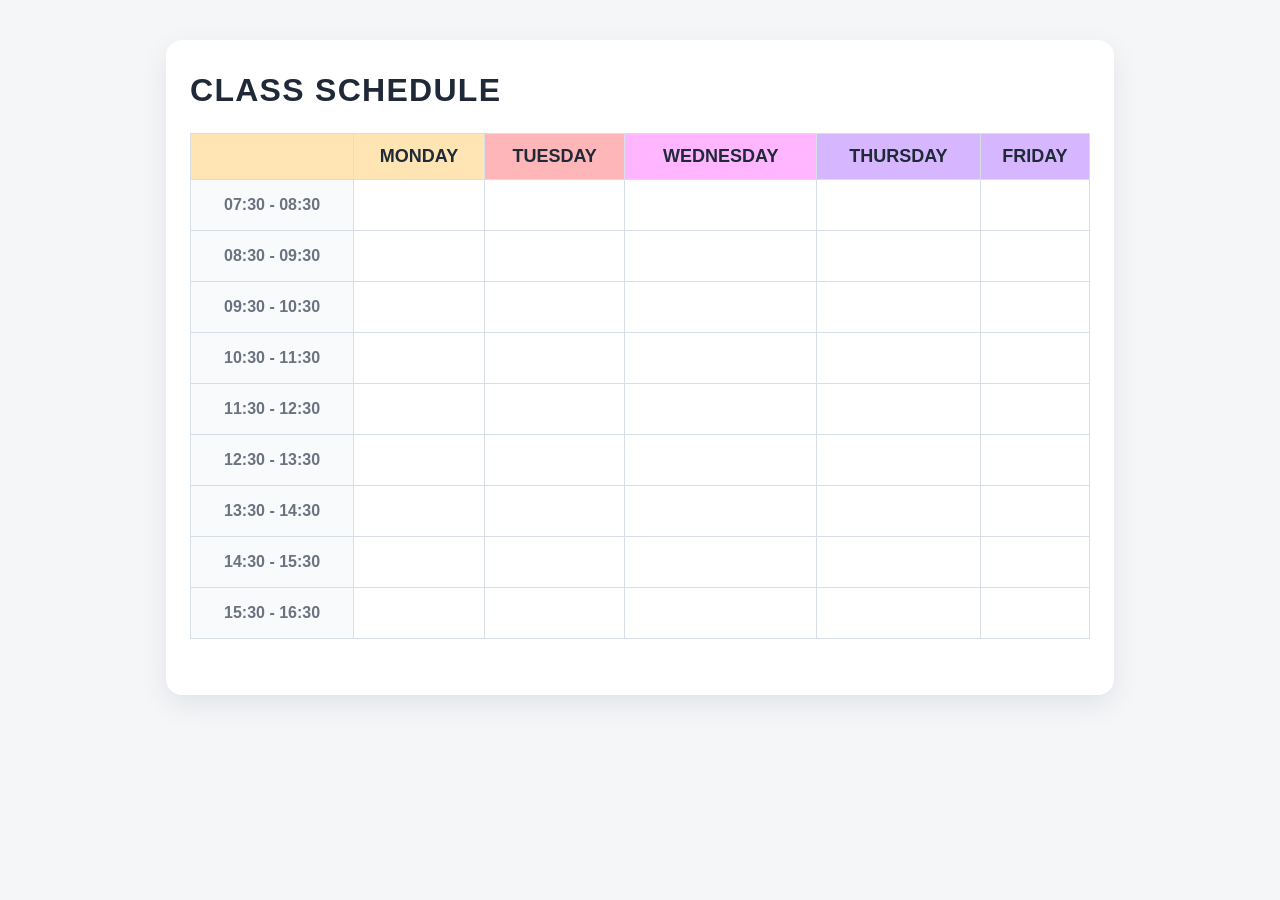
<file: KITA/weekly_schedule.html>
<!DOCTYPE html>
<html lang="en">
<head>
    <meta charset="UTF-8" />
    <meta name="viewport" content="width=device-width, initial-scale=1" />
    <title>KITA | Weekly Schedule</title>
    <link rel="stylesheet" href="https://cdnjs.cloudflare.com/ajax/libs/font-awesome/6.5.2/css/all.min.css" />
    <style>
        body {
            font-family: "Segoe UI", Tahoma, Geneva, Verdana, sans-serif;
            background: #f4f6f8;
            color: #1f2937;
            margin: 0;
            padding: 0;
        }
        .container {
            max-width: 900px;
            margin: 40px auto;
            background: #fff;
            border-radius: 16px;
            box-shadow: 0 10px 28px rgba(15, 23, 42, 0.08);
            padding: 32px 24px;
        }
        .schedule-title {
            font-size: 32px;
            font-weight: 700;
            margin-bottom: 24px;
            letter-spacing: 0.04em;
        }
        table.schedule-table {
            width: 100%;
            border-collapse: collapse;
            margin-bottom: 24px;
        }
        table.schedule-table th {
            background: #ffe5b4;
            color: #1f2937;
            font-size: 18px;
            font-weight: 700;
            padding: 12px 0;
            border: 1px solid #d8dee5;
        }
        table.schedule-table th:nth-child(3) {
            background: #ffb6b9;
        }
        table.schedule-table th:nth-child(4) {
            background: #ffb6ff;
        }
        table.schedule-table th:nth-child(5),
        table.schedule-table th:nth-child(6) {
            background: #d6b6ff;
        }
        table.schedule-table td {
            border: 1px solid #d8dee5;
            height: 48px;
            text-align: center;
            font-size: 16px;
            background: #fff;
        }
        table.schedule-table td.time {
            background: #f8fafc;
            font-weight: 600;
            color: #6b7280;
        }
        @media (max-width: 700px) {
            .container {
                padding: 12px 4px;
            }
            .schedule-title {
                font-size: 22px;
            }
            table.schedule-table th, table.schedule-table td {
                font-size: 13px;
                padding: 6px 0;
            }
        }
    </style>
</head>
<body>
    <div class="container">
        <div class="schedule-title">CLASS SCHEDULE</div>
        <table class="schedule-table">
            <thead>
                <tr>
                    <th class="time"></th>
                    <th style="background:#ffe5b4;">MONDAY</th>
                    <th style="background:#ffb6b9;">TUESDAY</th>
                    <th style="background:#ffb6ff;">WEDNESDAY</th>
                    <th style="background:#d6b6ff;">THURSDAY</th>
                    <th style="background:#d6b6ff;">FRIDAY</th>
                </tr>
            </thead>
            <tbody>
                <tr>
                    <td class="time">07:30 - 08:30</td>
                    <td></td><td></td><td></td><td></td><td></td>
                </tr>
                <tr>
                    <td class="time">08:30 - 09:30</td>
                    <td></td><td></td><td></td><td></td><td></td>
                </tr>
                <tr>
                    <td class="time">09:30 - 10:30</td>
                    <td></td><td></td><td></td><td></td><td></td>
                </tr>
                <tr>
                    <td class="time">10:30 - 11:30</td>
                    <td></td><td></td><td></td><td></td><td></td>
                </tr>
                <tr>
                    <td class="time">11:30 - 12:30</td>
                    <td></td><td></td><td></td><td></td><td></td>
                </tr>
                <tr>
                    <td class="time">12:30 - 13:30</td>
                    <td></td><td></td><td></td><td></td><td></td>
                </tr>
                <tr>
                    <td class="time">13:30 - 14:30</td>
                    <td></td><td></td><td></td><td></td><td></td>
                </tr>
                <tr>
                    <td class="time">14:30 - 15:30</td>
                    <td></td><td></td><td></td><td></td><td></td>
                </tr>
                <tr>
                    <td class="time">15:30 - 16:30</td>
                    <td></td><td></td><td></td><td></td><td></td>
                </tr>
            </tbody>
        </table>
    </div>
</body>
</html>
</file>
